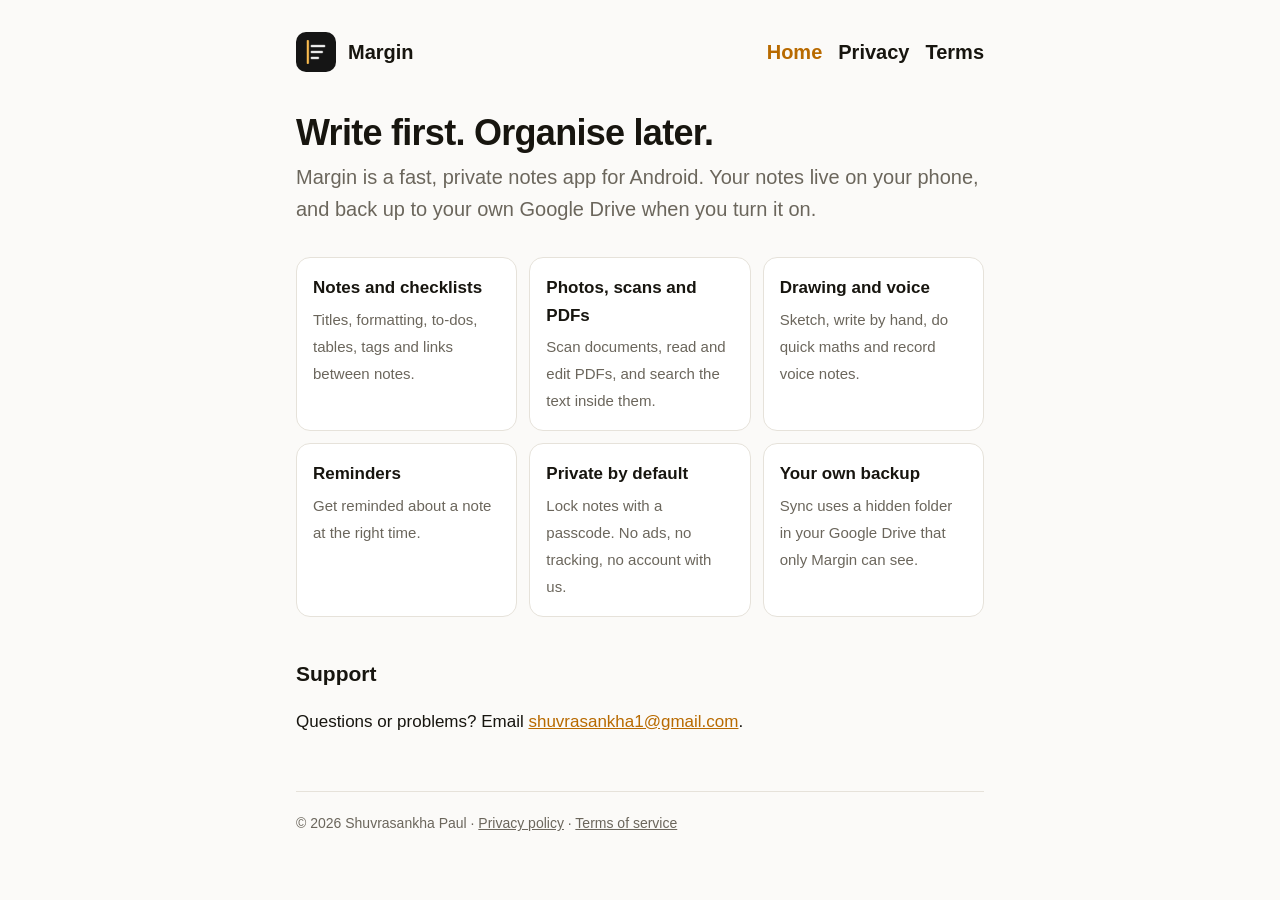
<file: docs/index.html>
<!doctype html>
<html lang="en">
<head>
  <meta charset="utf-8">
  <meta name="viewport" content="width=device-width, initial-scale=1">
  <title>Margin: notes for Android</title>
  <meta name="description" content="Margin is a fast, private notes app for Android. Write first, organise later.">
  <link rel="icon" href="logo-120.png">
  <link rel="stylesheet" href="style.css">
</head>
<body>
<main>
  <header class="site">
    <img src="logo-120.png" alt="">
    <a href="./">Margin</a>
    <nav><a href="./" aria-current="page">Home</a><a href="privacy.html">Privacy</a><a href="terms.html">Terms</a></nav>
  </header>

  <h1>Write first. Organise later.</h1>
  <p class="lead">Margin is a fast, private notes app for Android. Your notes live on your phone, and back up to your own Google Drive when you turn it on.</p>

  <ul class="features">
    <li><strong>Notes and checklists</strong><span>Titles, formatting, to-dos, tables, tags and links between notes.</span></li>
    <li><strong>Photos, scans and PDFs</strong><span>Scan documents, read and edit PDFs, and search the text inside them.</span></li>
    <li><strong>Drawing and voice</strong><span>Sketch, write by hand, do quick maths and record voice notes.</span></li>
    <li><strong>Reminders</strong><span>Get reminded about a note at the right time.</span></li>
    <li><strong>Private by default</strong><span>Lock notes with a passcode. No ads, no tracking, no account with us.</span></li>
    <li><strong>Your own backup</strong><span>Sync uses a hidden folder in your Google Drive that only Margin can see.</span></li>
  </ul>

  <h2>Support</h2>
  <p>Questions or problems? Email <a href="mailto:shuvrasankha1@gmail.com">shuvrasankha1@gmail.com</a>.</p>

  <footer>
    © 2026 Shuvrasankha Paul · <a href="privacy.html">Privacy policy</a> · <a href="terms.html">Terms of service</a>
  </footer>
</main>
</body>
</html>
</file>
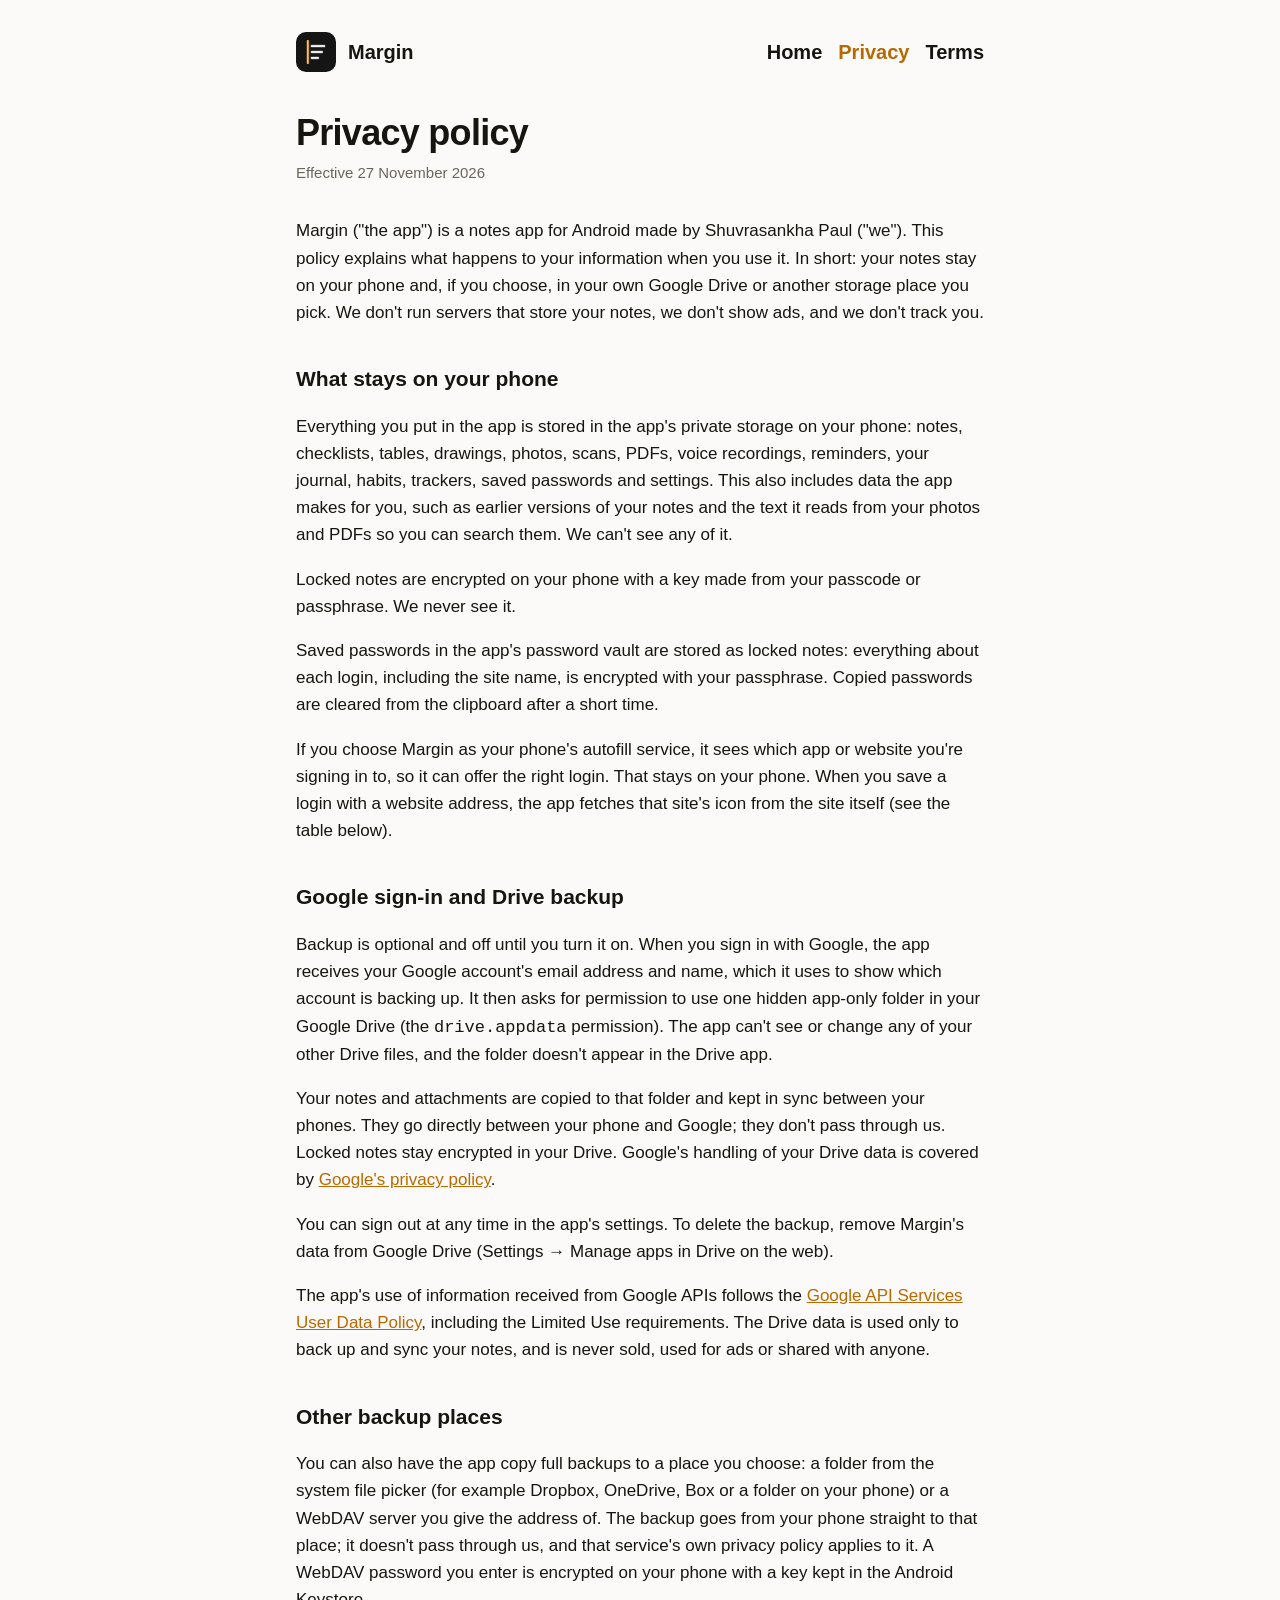
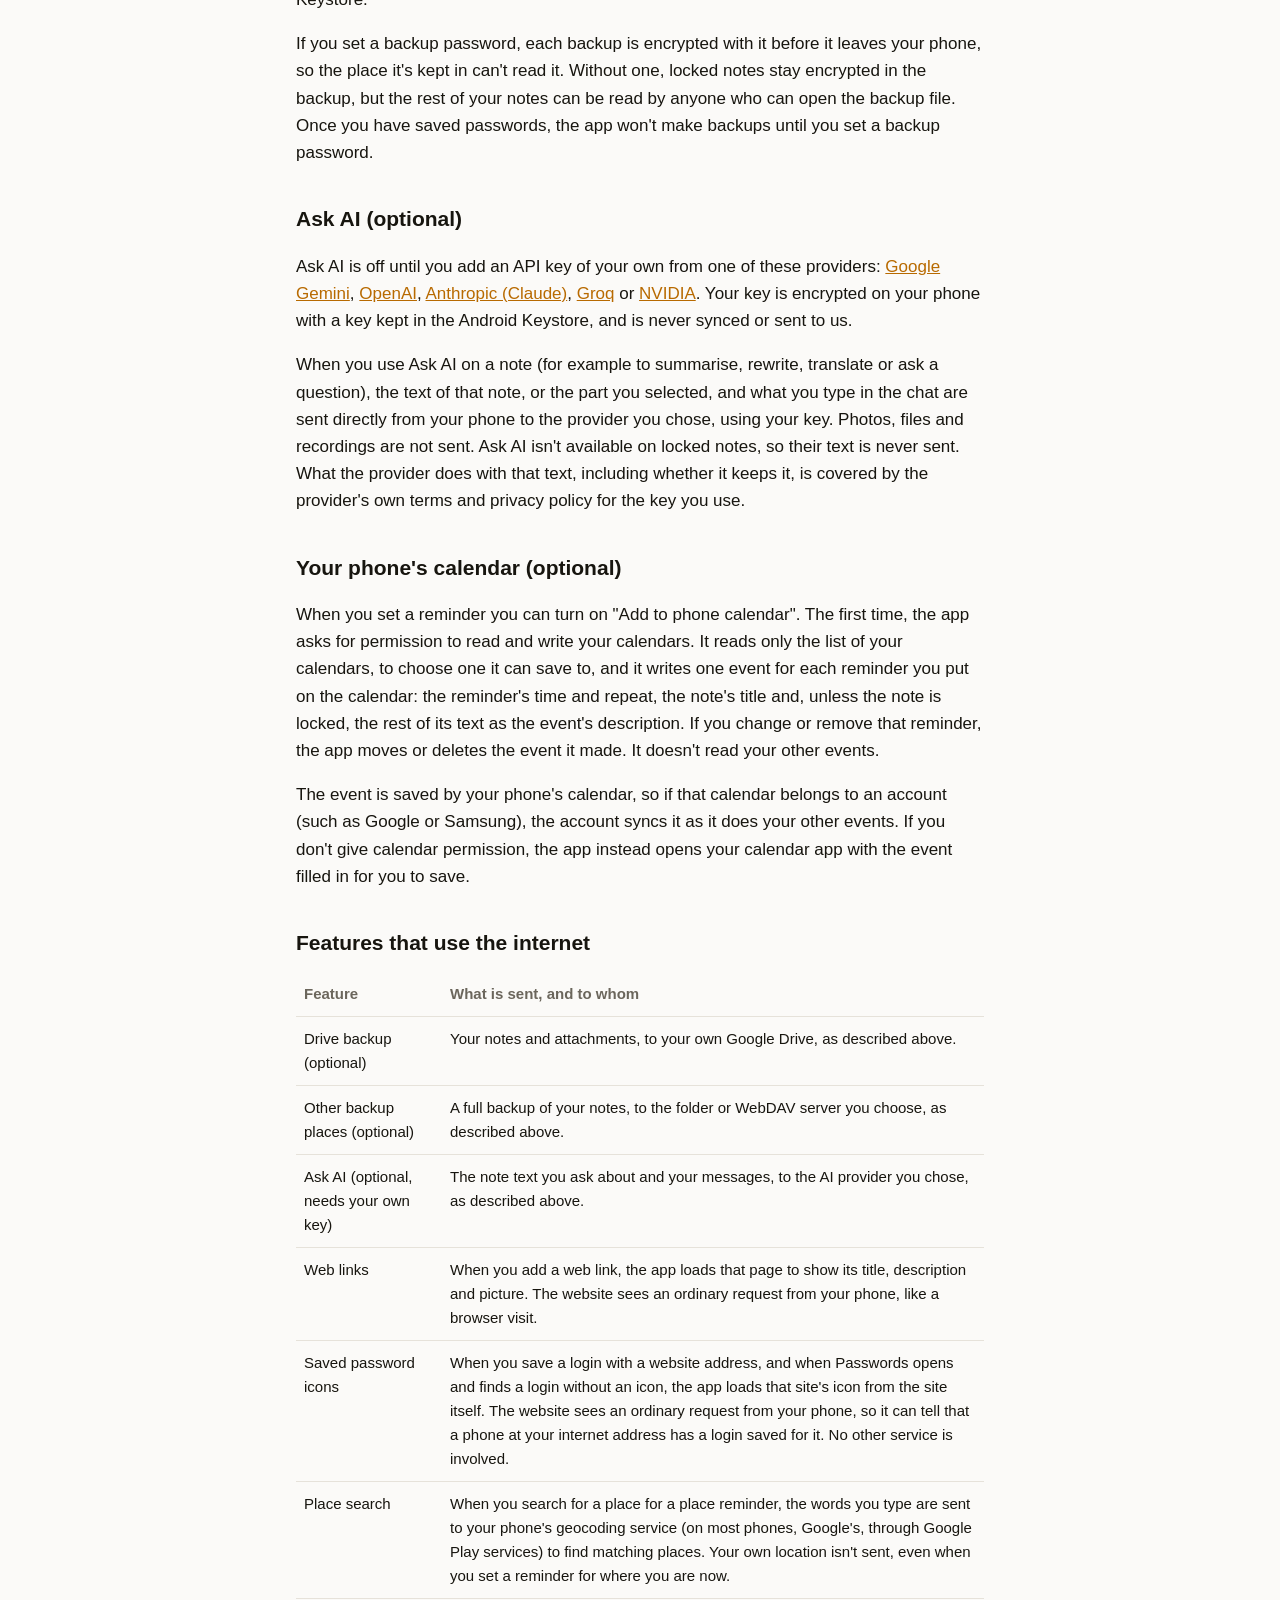
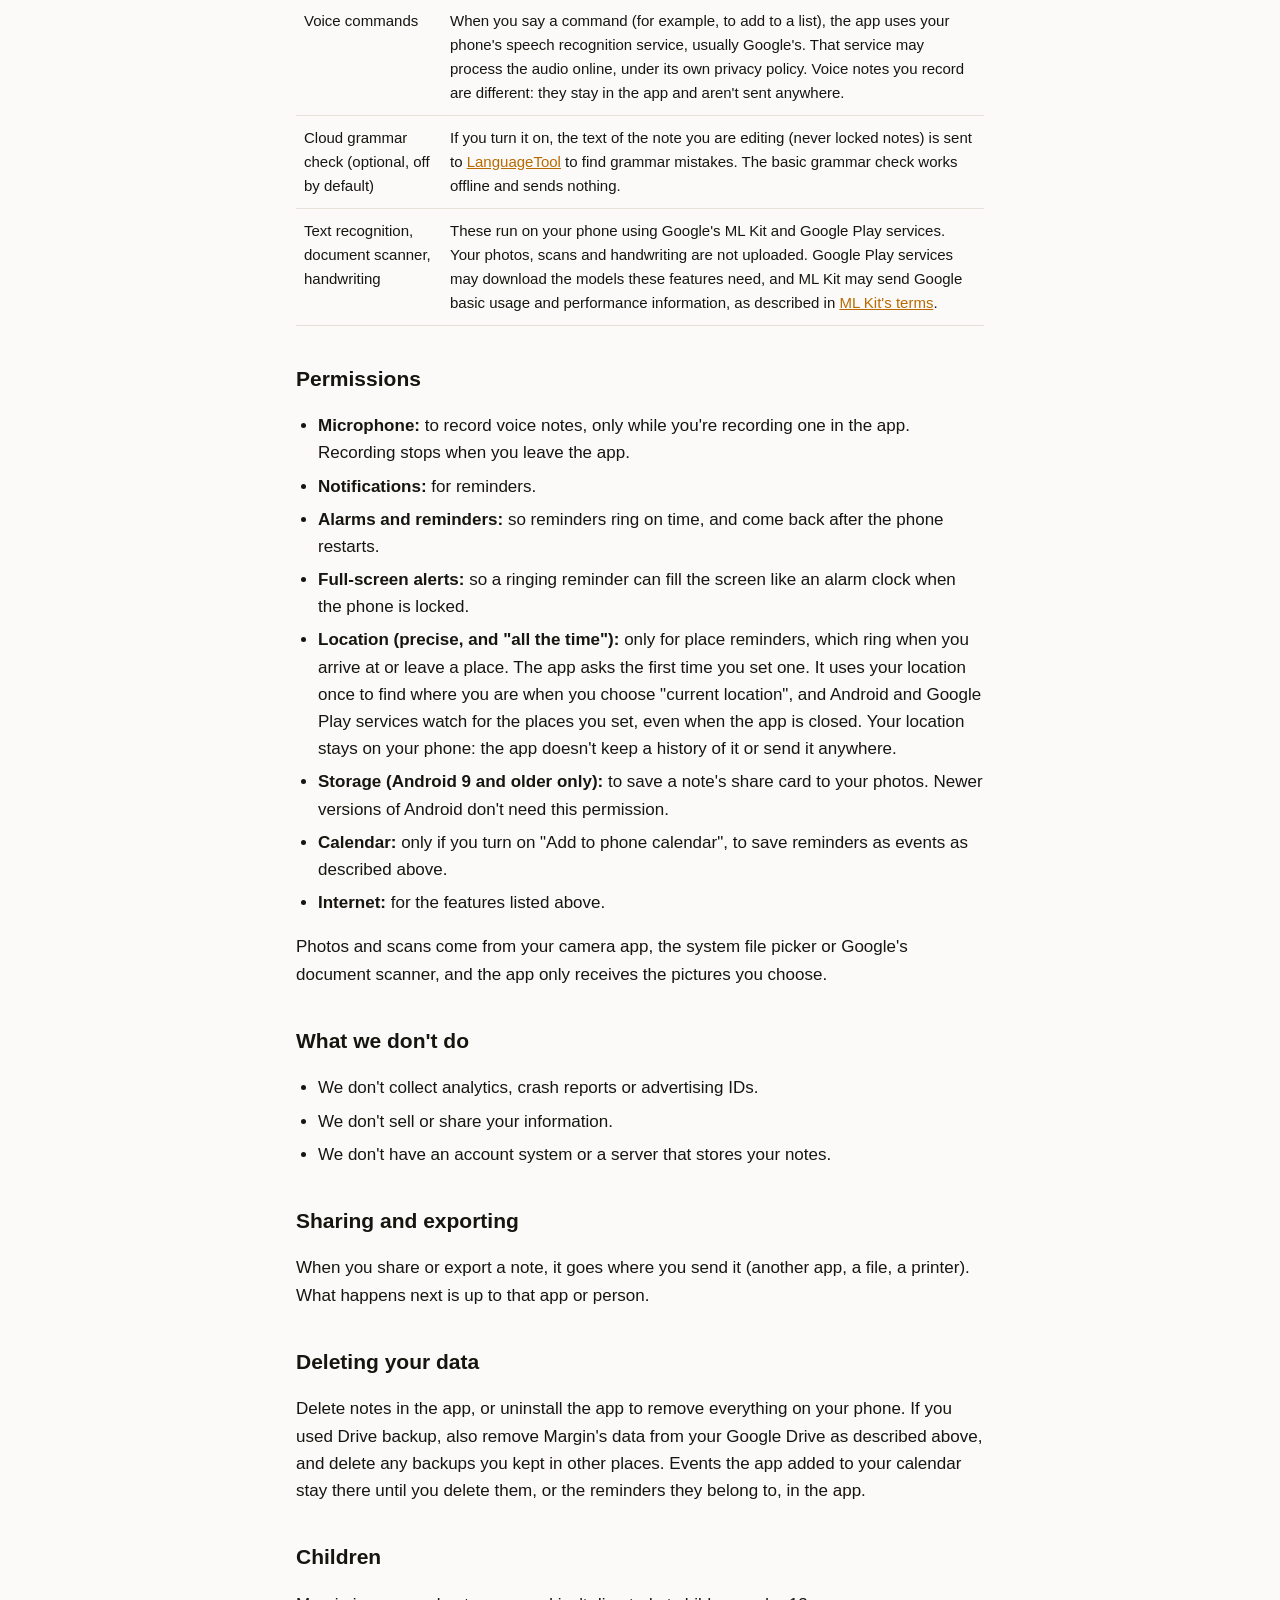
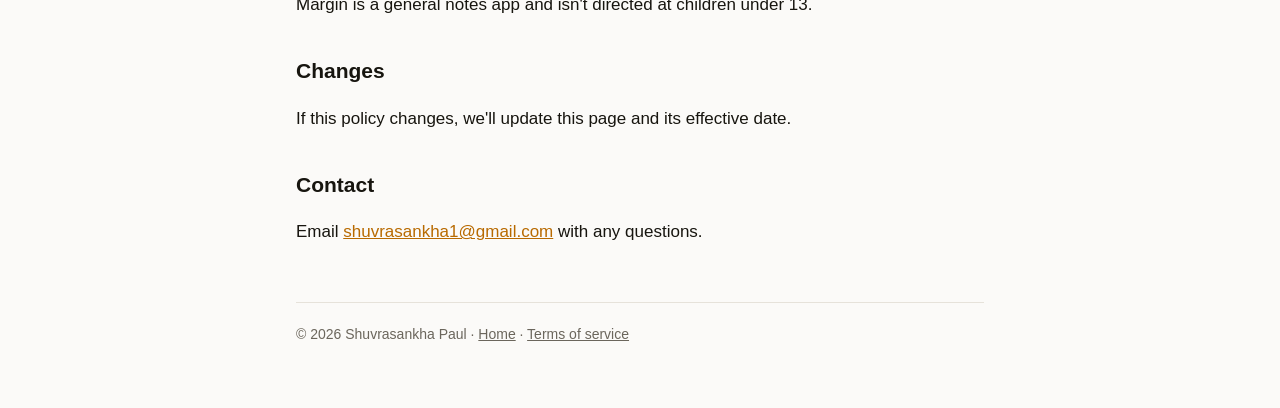
<file: docs/privacy.html>
<!doctype html>
<html lang="en">
<head>
  <meta charset="utf-8">
  <meta name="viewport" content="width=device-width, initial-scale=1">
  <title>Margin privacy policy</title>
  <meta name="description" content="How the Margin notes app handles your information.">
  <link rel="icon" href="logo-120.png">
  <link rel="stylesheet" href="style.css">
</head>
<body>
<main>
  <header class="site">
    <img src="logo-120.png" alt="">
    <a href="./">Margin</a>
    <nav><a href="./">Home</a><a href="privacy.html" aria-current="page">Privacy</a><a href="terms.html">Terms</a></nav>
  </header>

  <h1>Privacy policy</h1>
  <p class="meta">Effective 27 November 2026</p>

  <p>Margin ("the app") is a notes app for Android made by Shuvrasankha Paul ("we"). This policy explains what happens to your information when you use it. In short: your notes stay on your phone and, if you choose, in your own Google Drive or another storage place you pick. We don't run servers that store your notes, we don't show ads, and we don't track you.</p>

  <h2>What stays on your phone</h2>
  <p>Everything you put in the app is stored in the app's private storage on your phone: notes, checklists, tables, drawings, photos, scans, PDFs, voice recordings, reminders, your journal, habits, trackers, saved passwords and settings. This also includes data the app makes for you, such as earlier versions of your notes and the text it reads from your photos and PDFs so you can search them. We can't see any of it.</p>
  <p>Locked notes are encrypted on your phone with a key made from your passcode or passphrase. We never see it.</p>
  <p>Saved passwords in the app's password vault are stored as locked notes: everything about each login, including the site name, is encrypted with your passphrase. Copied passwords are cleared from the clipboard after a short time.</p>
  <p>If you choose Margin as your phone's autofill service, it sees which app or website you're signing in to, so it can offer the right login. That stays on your phone. When you save a login with a website address, the app fetches that site's icon from the site itself (see the table below).</p>

  <h2>Google sign-in and Drive backup</h2>
  <p>Backup is optional and off until you turn it on. When you sign in with Google, the app receives your Google account's email address and name, which it uses to show which account is backing up. It then asks for permission to use one hidden app-only folder in your Google Drive (the <code>drive.appdata</code> permission). The app can't see or change any of your other Drive files, and the folder doesn't appear in the Drive app.</p>
  <p>Your notes and attachments are copied to that folder and kept in sync between your phones. They go directly between your phone and Google; they don't pass through us. Locked notes stay encrypted in your Drive. Google's handling of your Drive data is covered by <a href="https://policies.google.com/privacy">Google's privacy policy</a>.</p>
  <p>You can sign out at any time in the app's settings. To delete the backup, remove Margin's data from Google Drive (Settings → Manage apps in Drive on the web).</p>
  <p>The app's use of information received from Google APIs follows the <a href="https://developers.google.com/terms/api-services-user-data-policy">Google API Services User Data Policy</a>, including the Limited Use requirements. The Drive data is used only to back up and sync your notes, and is never sold, used for ads or shared with anyone.</p>

  <h2>Other backup places</h2>
  <p>You can also have the app copy full backups to a place you choose: a folder from the system file picker (for example Dropbox, OneDrive, Box or a folder on your phone) or a WebDAV server you give the address of. The backup goes from your phone straight to that place; it doesn't pass through us, and that service's own privacy policy applies to it. A WebDAV password you enter is encrypted on your phone with a key kept in the Android Keystore.</p>
  <p>If you set a backup password, each backup is encrypted with it before it leaves your phone, so the place it's kept in can't read it. Without one, locked notes stay encrypted in the backup, but the rest of your notes can be read by anyone who can open the backup file. Once you have saved passwords, the app won't make backups until you set a backup password.</p>

  <h2>Ask AI (optional)</h2>
  <p>Ask AI is off until you add an API key of your own from one of these providers: <a href="https://ai.google.dev/gemini-api/terms">Google Gemini</a>, <a href="https://openai.com/policies/privacy-policy">OpenAI</a>, <a href="https://www.anthropic.com/legal/privacy">Anthropic (Claude)</a>, <a href="https://groq.com/privacy-policy/">Groq</a> or <a href="https://www.nvidia.com/en-us/about-nvidia/privacy-policy/">NVIDIA</a>. Your key is encrypted on your phone with a key kept in the Android Keystore, and is never synced or sent to us.</p>
  <p>When you use Ask AI on a note (for example to summarise, rewrite, translate or ask a question), the text of that note, or the part you selected, and what you type in the chat are sent directly from your phone to the provider you chose, using your key. Photos, files and recordings are not sent. Ask AI isn't available on locked notes, so their text is never sent. What the provider does with that text, including whether it keeps it, is covered by the provider's own terms and privacy policy for the key you use.</p>

  <h2>Your phone's calendar (optional)</h2>
  <p>When you set a reminder you can turn on "Add to phone calendar". The first time, the app asks for permission to read and write your calendars. It reads only the list of your calendars, to choose one it can save to, and it writes one event for each reminder you put on the calendar: the reminder's time and repeat, the note's title and, unless the note is locked, the rest of its text as the event's description. If you change or remove that reminder, the app moves or deletes the event it made. It doesn't read your other events.</p>
  <p>The event is saved by your phone's calendar, so if that calendar belongs to an account (such as Google or Samsung), the account syncs it as it does your other events. If you don't give calendar permission, the app instead opens your calendar app with the event filled in for you to save.</p>

  <h2>Features that use the internet</h2>
  <table>
    <thead><tr><th>Feature</th><th>What is sent, and to whom</th></tr></thead>
    <tbody>
      <tr><td>Drive backup (optional)</td><td>Your notes and attachments, to your own Google Drive, as described above.</td></tr>
      <tr><td>Other backup places (optional)</td><td>A full backup of your notes, to the folder or WebDAV server you choose, as described above.</td></tr>
      <tr><td>Ask AI (optional, needs your own key)</td><td>The note text you ask about and your messages, to the AI provider you chose, as described above.</td></tr>
      <tr><td>Web links</td><td>When you add a web link, the app loads that page to show its title, description and picture. The website sees an ordinary request from your phone, like a browser visit.</td></tr>
      <tr><td>Saved password icons</td><td>When you save a login with a website address, and when Passwords opens and finds a login without an icon, the app loads that site's icon from the site itself. The website sees an ordinary request from your phone, so it can tell that a phone at your internet address has a login saved for it. No other service is involved.</td></tr>
      <tr><td>Place search</td><td>When you search for a place for a place reminder, the words you type are sent to your phone's geocoding service (on most phones, Google's, through Google Play services) to find matching places. Your own location isn't sent, even when you set a reminder for where you are now.</td></tr>
      <tr><td>Voice commands</td><td>When you say a command (for example, to add to a list), the app uses your phone's speech recognition service, usually Google's. That service may process the audio online, under its own privacy policy. Voice notes you record are different: they stay in the app and aren't sent anywhere.</td></tr>
      <tr><td>Cloud grammar check (optional, off by default)</td><td>If you turn it on, the text of the note you are editing (never locked notes) is sent to <a href="https://languagetool.org/legal/privacy">LanguageTool</a> to find grammar mistakes. The basic grammar check works offline and sends nothing.</td></tr>
      <tr><td>Text recognition, document scanner, handwriting</td><td>These run on your phone using Google's ML Kit and Google Play services. Your photos, scans and handwriting are not uploaded. Google Play services may download the models these features need, and ML Kit may send Google basic usage and performance information, as described in <a href="https://developers.google.com/ml-kit/terms">ML Kit's terms</a>.</td></tr>
    </tbody>
  </table>

  <h2>Permissions</h2>
  <ul>
    <li><strong>Microphone:</strong> to record voice notes, only while you're recording one in the app. Recording stops when you leave the app.</li>
    <li><strong>Notifications:</strong> for reminders.</li>
    <li><strong>Alarms and reminders:</strong> so reminders ring on time, and come back after the phone restarts.</li>
    <li><strong>Full-screen alerts:</strong> so a ringing reminder can fill the screen like an alarm clock when the phone is locked.</li>
    <li><strong>Location (precise, and "all the time"):</strong> only for place reminders, which ring when you arrive at or leave a place. The app asks the first time you set one. It uses your location once to find where you are when you choose "current location", and Android and Google Play services watch for the places you set, even when the app is closed. Your location stays on your phone: the app doesn't keep a history of it or send it anywhere.</li>
    <li><strong>Storage (Android 9 and older only):</strong> to save a note's share card to your photos. Newer versions of Android don't need this permission.</li>
    <li><strong>Calendar:</strong> only if you turn on "Add to phone calendar", to save reminders as events as described above.</li>
    <li><strong>Internet:</strong> for the features listed above.</li>
  </ul>
  <p>Photos and scans come from your camera app, the system file picker or Google's document scanner, and the app only receives the pictures you choose.</p>

  <h2>What we don't do</h2>
  <ul>
    <li>We don't collect analytics, crash reports or advertising IDs.</li>
    <li>We don't sell or share your information.</li>
    <li>We don't have an account system or a server that stores your notes.</li>
  </ul>

  <h2>Sharing and exporting</h2>
  <p>When you share or export a note, it goes where you send it (another app, a file, a printer). What happens next is up to that app or person.</p>

  <h2>Deleting your data</h2>
  <p>Delete notes in the app, or uninstall the app to remove everything on your phone. If you used Drive backup, also remove Margin's data from your Google Drive as described above, and delete any backups you kept in other places. Events the app added to your calendar stay there until you delete them, or the reminders they belong to, in the app.</p>

  <h2>Children</h2>
  <p>Margin is a general notes app and isn't directed at children under 13.</p>

  <h2>Changes</h2>
  <p>If this policy changes, we'll update this page and its effective date.</p>

  <h2>Contact</h2>
  <p>Email <a href="mailto:shuvrasankha1@gmail.com">shuvrasankha1@gmail.com</a> with any questions.</p>

  <footer>
    © 2026 Shuvrasankha Paul · <a href="./">Home</a> · <a href="terms.html">Terms of service</a>
  </footer>
</main>
</body>
</html>
</file>
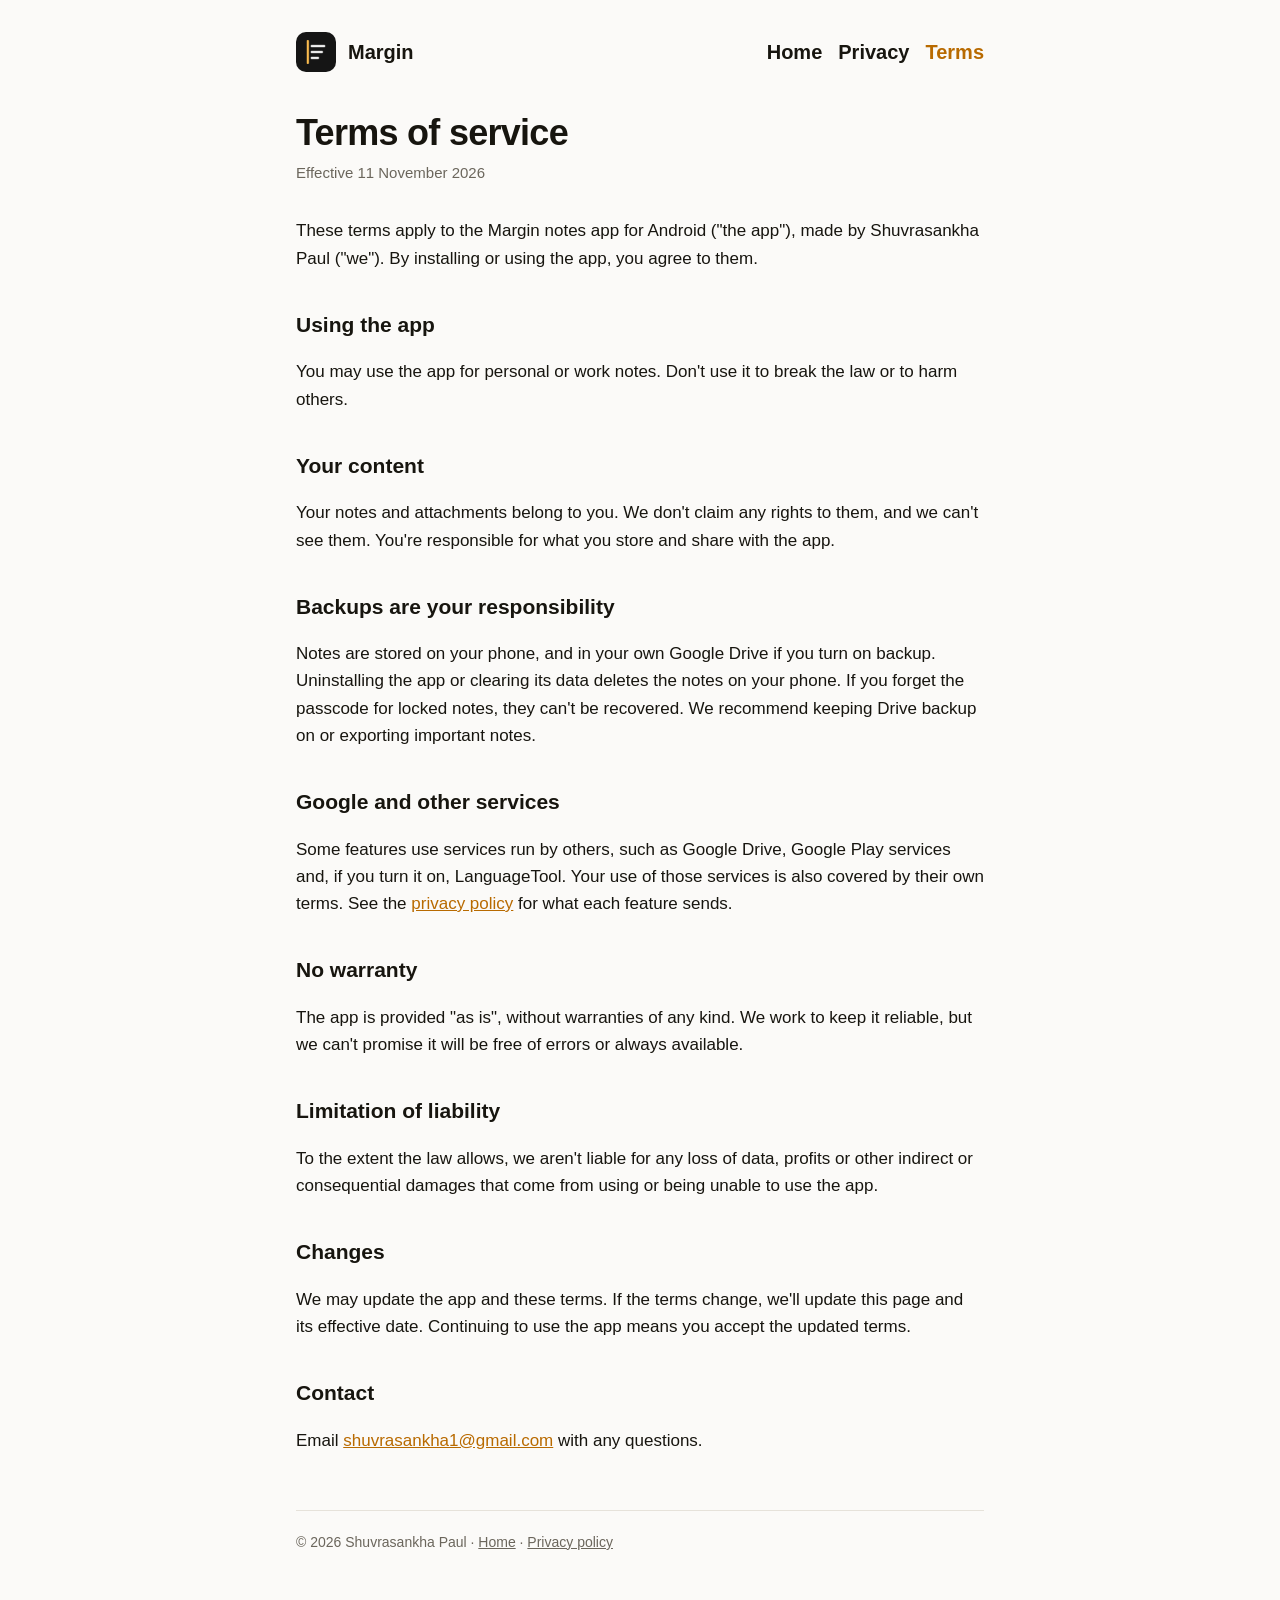
<file: docs/terms.html>
<!doctype html>
<html lang="en">
<head>
  <meta charset="utf-8">
  <meta name="viewport" content="width=device-width, initial-scale=1">
  <title>Margin terms of service</title>
  <meta name="description" content="The terms for using the Margin notes app.">
  <link rel="icon" href="logo-120.png">
  <link rel="stylesheet" href="style.css">
</head>
<body>
<main>
  <header class="site">
    <img src="logo-120.png" alt="">
    <a href="./">Margin</a>
    <nav><a href="./">Home</a><a href="privacy.html">Privacy</a><a href="terms.html" aria-current="page">Terms</a></nav>
  </header>

  <h1>Terms of service</h1>
  <p class="meta">Effective 11 November 2026</p>

  <p>These terms apply to the Margin notes app for Android ("the app"), made by Shuvrasankha Paul ("we"). By installing or using the app, you agree to them.</p>

  <h2>Using the app</h2>
  <p>You may use the app for personal or work notes. Don't use it to break the law or to harm others.</p>

  <h2>Your content</h2>
  <p>Your notes and attachments belong to you. We don't claim any rights to them, and we can't see them. You're responsible for what you store and share with the app.</p>

  <h2>Backups are your responsibility</h2>
  <p>Notes are stored on your phone, and in your own Google Drive if you turn on backup. Uninstalling the app or clearing its data deletes the notes on your phone. If you forget the passcode for locked notes, they can't be recovered. We recommend keeping Drive backup on or exporting important notes.</p>

  <h2>Google and other services</h2>
  <p>Some features use services run by others, such as Google Drive, Google Play services and, if you turn it on, LanguageTool. Your use of those services is also covered by their own terms. See the <a href="privacy.html">privacy policy</a> for what each feature sends.</p>

  <h2>No warranty</h2>
  <p>The app is provided "as is", without warranties of any kind. We work to keep it reliable, but we can't promise it will be free of errors or always available.</p>

  <h2>Limitation of liability</h2>
  <p>To the extent the law allows, we aren't liable for any loss of data, profits or other indirect or consequential damages that come from using or being unable to use the app.</p>

  <h2>Changes</h2>
  <p>We may update the app and these terms. If the terms change, we'll update this page and its effective date. Continuing to use the app means you accept the updated terms.</p>

  <h2>Contact</h2>
  <p>Email <a href="mailto:shuvrasankha1@gmail.com">shuvrasankha1@gmail.com</a> with any questions.</p>

  <footer>
    © 2026 Shuvrasankha Paul · <a href="./">Home</a> · <a href="privacy.html">Privacy policy</a>
  </footer>
</main>
</body>
</html>
</file>
<file: docs/style.css>
:root {
  --bg: #fbfaf8;
  --ink: #17150f;
  --muted: #6b665c;
  --line: #e6e2da;
  --accent: #b86a00;
  --card: #ffffff;
}
@media (prefers-color-scheme: dark) {
  :root {
    --bg: #111111;
    --ink: #f2efe9;
    --muted: #a59f93;
    --line: #2a2825;
    --accent: #ffb340;
    --card: #1a1918;
  }
}
* { box-sizing: border-box; }
html { -webkit-text-size-adjust: 100%; }
body {
  margin: 0;
  background: var(--bg);
  color: var(--ink);
  font: 17px/1.6 -apple-system, BlinkMacSystemFont, "Segoe UI", Roboto, "Helvetica Neue", Arial, sans-serif;
}
main { max-width: 720px; margin: 0 auto; padding: 32px 16px 64px; }
header.site { display: flex; align-items: center; gap: 12px; margin-bottom: 40px; }
header.site img { width: 40px; height: 40px; border-radius: 10px; }
header.site a { color: var(--ink); text-decoration: none; font-weight: 700; font-size: 20px; }
nav { margin-left: auto; display: flex; gap: 16px; font-size: 15px; }
nav a { color: var(--muted); text-decoration: none; }
nav a:hover, nav a[aria-current] { color: var(--accent); }
h1 { font-size: 36px; line-height: 1.15; letter-spacing: -0.02em; margin: 0 0 8px; }
h2 { font-size: 21px; margin: 36px 0 8px; }
p, li { color: var(--ink); }
.lead { font-size: 20px; color: var(--muted); margin: 0 0 32px; }
.meta { color: var(--muted); font-size: 15px; margin: 0 0 32px; }
a { color: var(--accent); }
ul { padding-left: 22px; }
li { margin: 6px 0; }
.features { display: grid; grid-template-columns: repeat(auto-fit, minmax(200px, 1fr)); gap: 12px; margin: 24px 0 40px; padding: 0; list-style: none; }
.features li { background: var(--card); border: 1px solid var(--line); border-radius: 14px; padding: 16px; margin: 0; }
.features strong { display: block; margin-bottom: 4px; }
.features span { color: var(--muted); font-size: 15px; }
table { width: 100%; border-collapse: collapse; font-size: 15px; margin: 12px 0; }
th, td { text-align: left; vertical-align: top; padding: 10px 8px; border-bottom: 1px solid var(--line); }
th { color: var(--muted); font-weight: 600; }
footer { margin-top: 56px; padding-top: 20px; border-top: 1px solid var(--line); color: var(--muted); font-size: 14px; }
footer a { color: var(--muted); }
@media (max-width: 520px) {
  h1 { font-size: 30px; }
  nav { gap: 12px; font-size: 14px; }
  table, thead, tbody, tr, th, td { display: block; }
  thead { display: none; }
  td { border: 0; padding: 2px 0; }
  td:first-child { font-weight: 600; padding-top: 12px; }
  tr { border-bottom: 1px solid var(--line); padding-bottom: 10px; }
}
</file>
